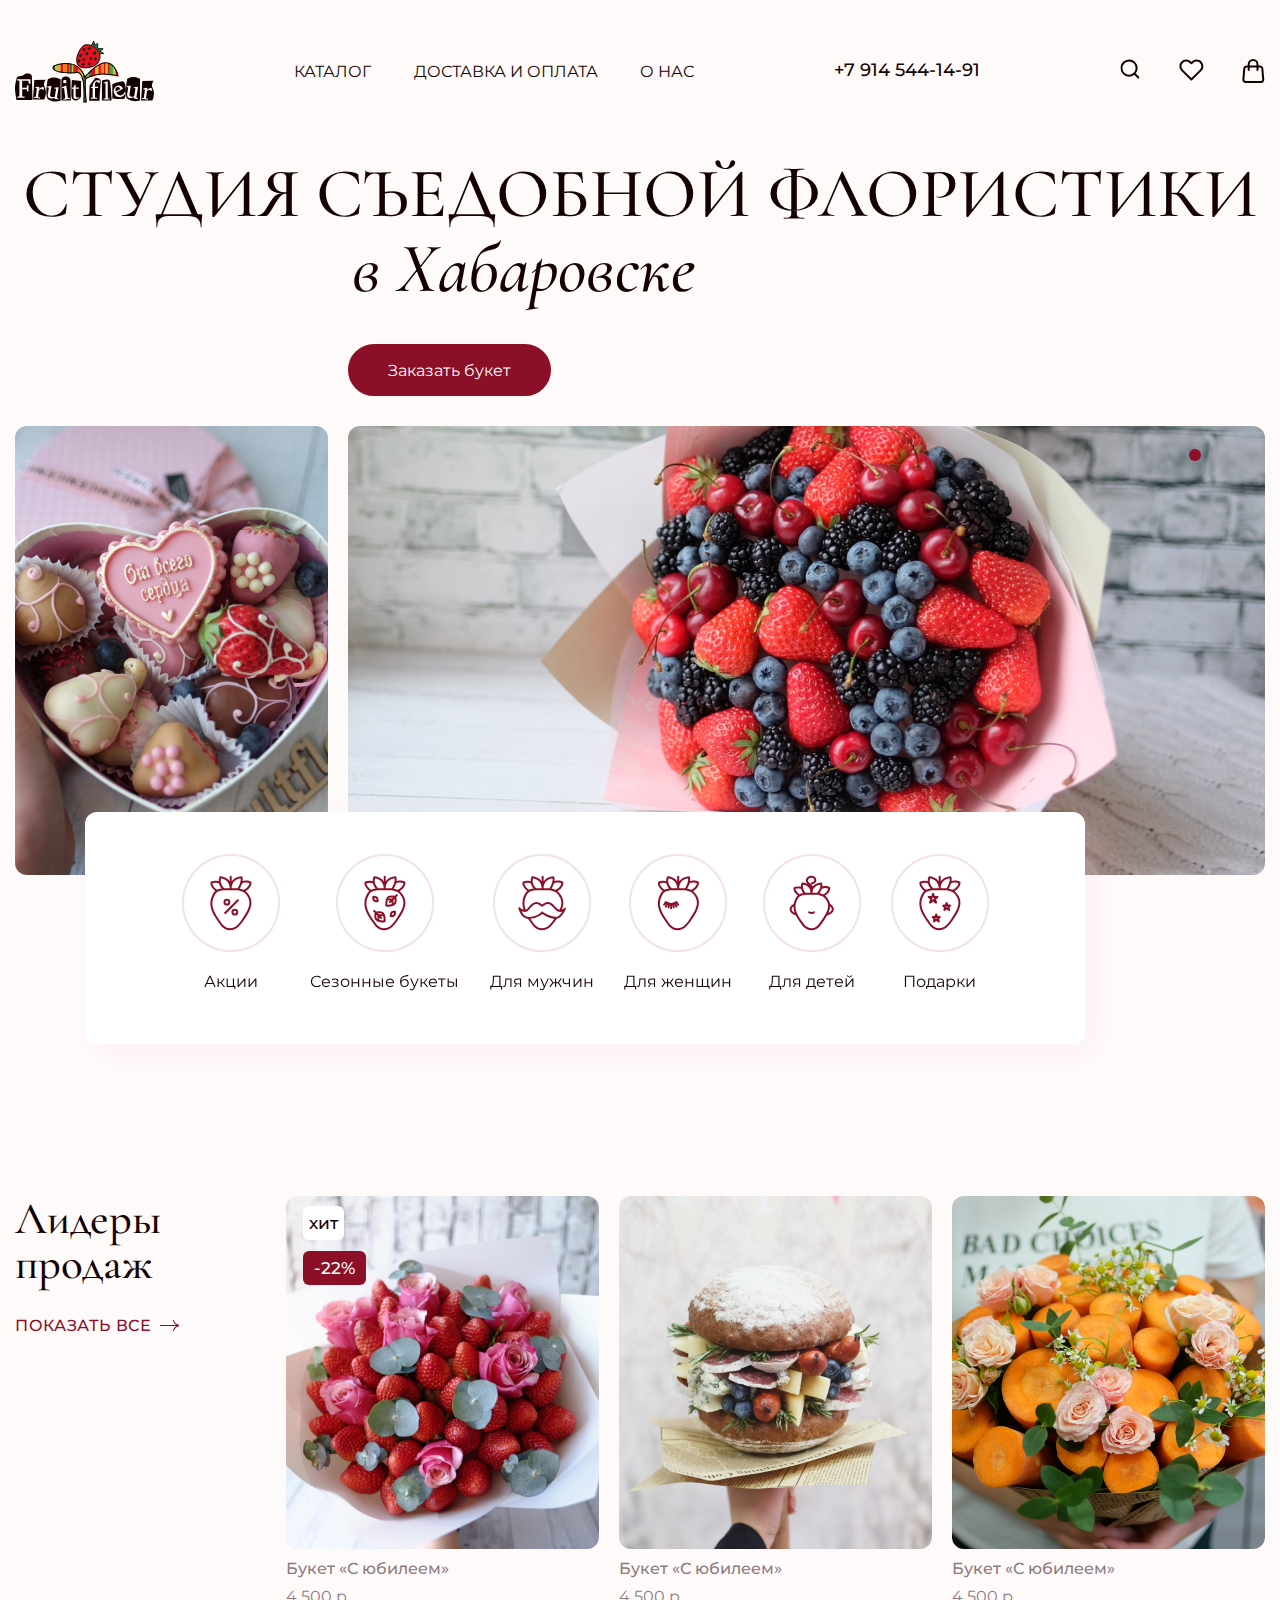
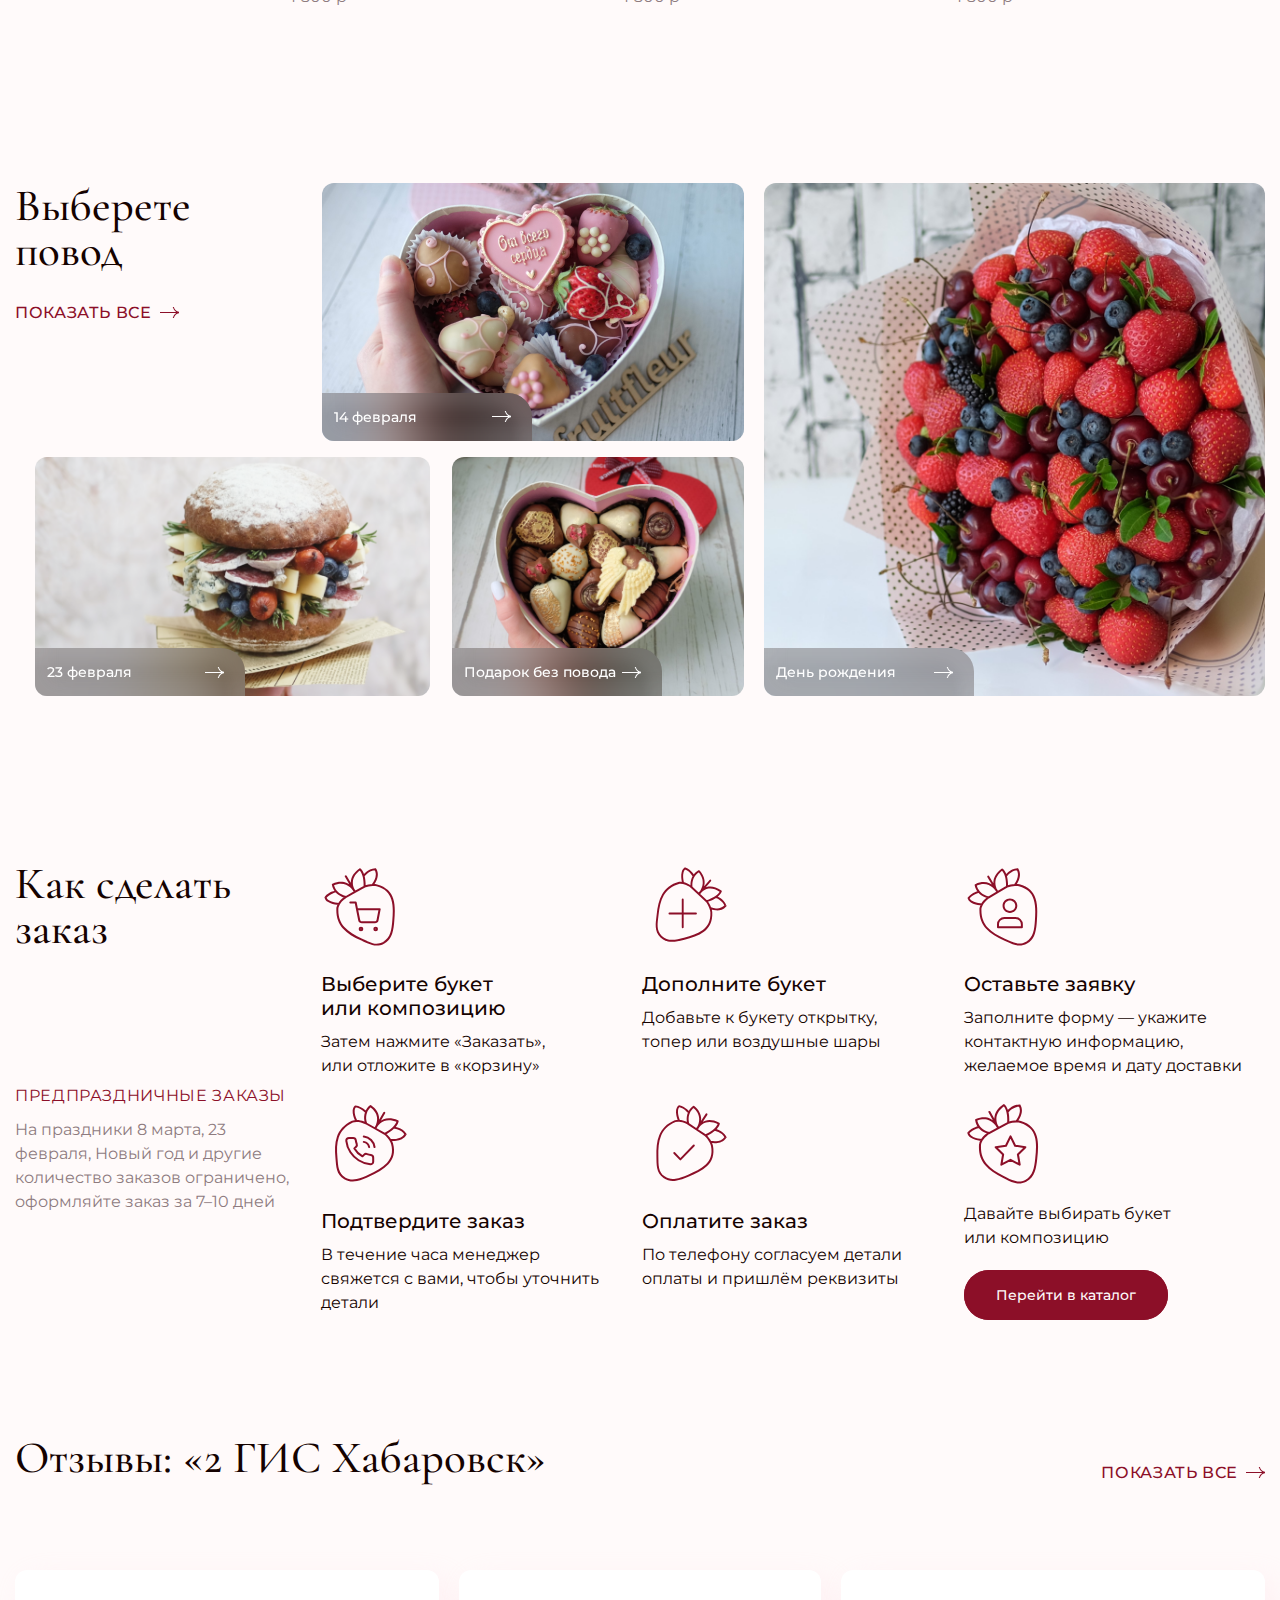
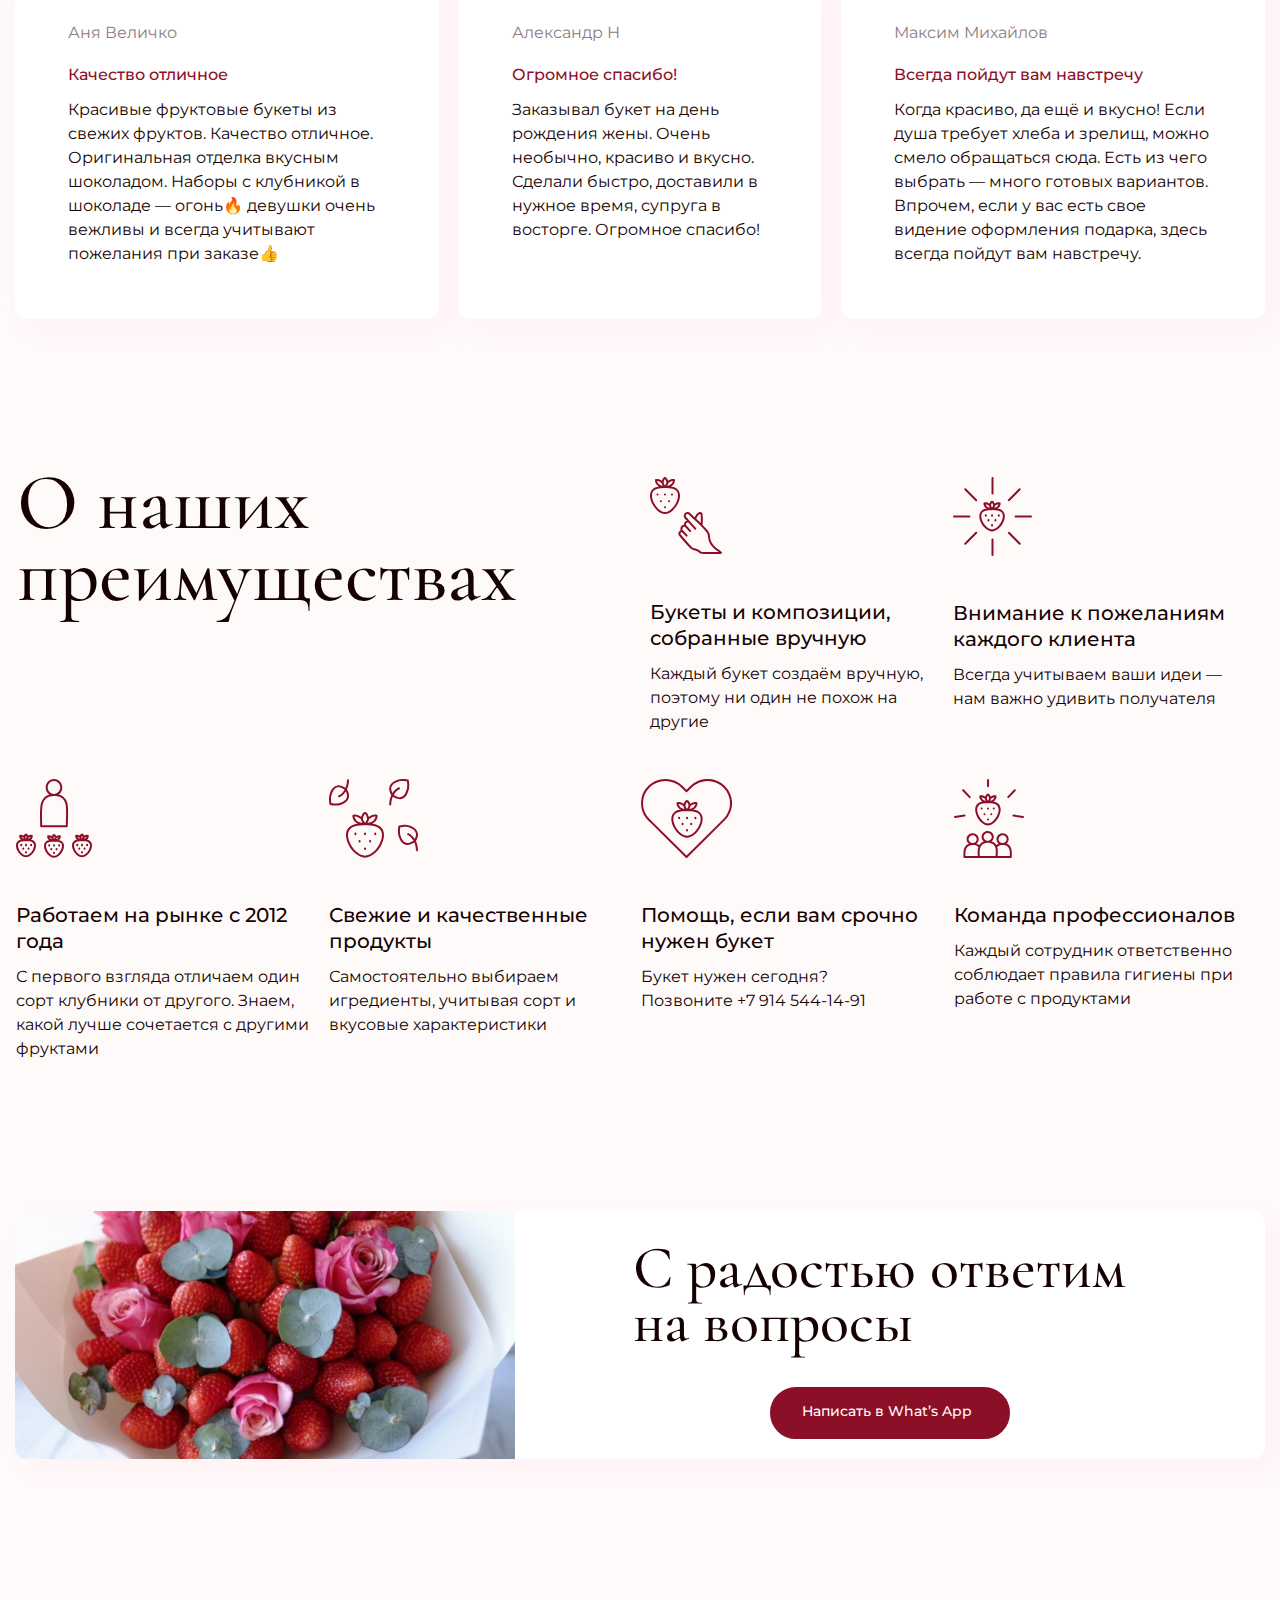
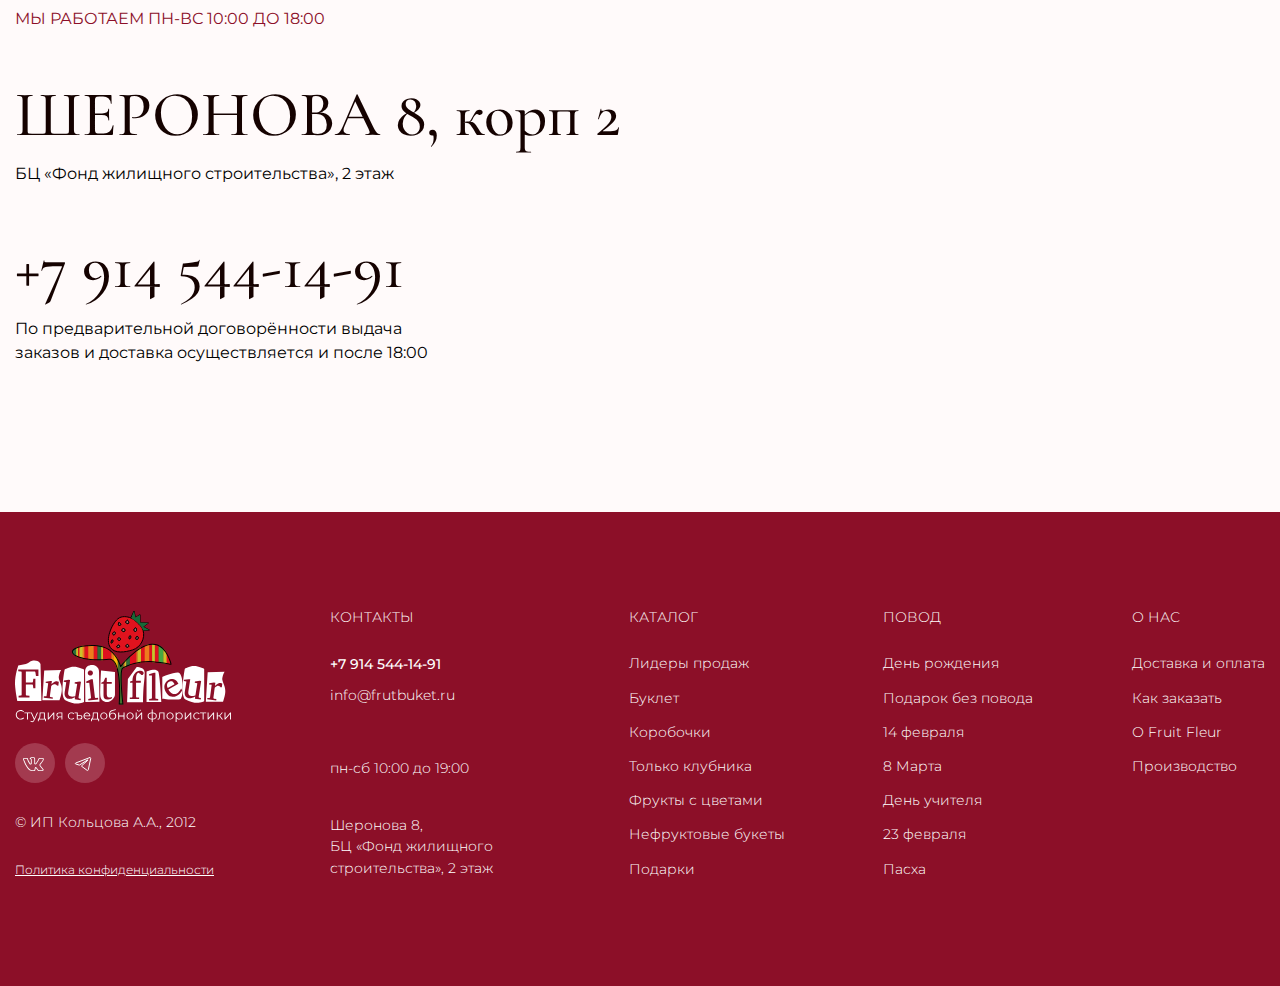
<file: index.html>
<!DOCTYPE html>
<html lang="ru">
<head>
    <meta charset="UTF-8">
    <meta http-equiv="X-UA-Compatible" content="IE=edge">
    <meta name="viewport" content="width=device-width, initial-scale=1.0">
    <link rel="preconnect" href="https://fonts.googleapis.com">
    <link rel="preconnect" href="https://fonts.gstatic.com" crossorigin>
    <link
        href="https://fonts.googleapis.com/css2?family=Cormorant+Garamond:ital,wght@0,500;1,500&family=Montserrat:wght@400;500&display=swap"
        rel="stylesheet">
    <link rel="stylesheet" href="https://unpkg.com/swiper@8/swiper-bundle.min.css" />
    <link rel="stylesheet" href="styles.css">
    <title>Fruit Fler</title>
</head>
<body>
    <!-- header -->
    <header class="header">
        <div class="container">
            <div class="header-wrapper">
                <div class="header__left-mobile">
                    <a class="menu__btn" data-path="form-popup">
                        <span></span>
                        <span></span>
                        <span></span>
                    </a>
                    <img class="logo-mobile" src="img/logo.svg" alt="logo">
                </div>
                <img class="logo" src="img/logo.svg" alt="logo">
                <ul class="menu-list">
                    <li class="menu-list__item"><a class="menu-list__link" href="./pages/catalogue/catalogue.html">Каталог</a></li>
                    <li class="menu-list__item"><a class="menu-list__link" href="#">Доставка и оплата</a></li>
                    <li class="menu-list__item"><a class="menu-list__link" href="#">О нас</a></li>
                </ul>

                <a class="phone" href="tel:+79145441491">+7 914 544-14-91</a>
                <div class="header-icons">
                    <a class="link-icon" href="#"><img class="header-icon" src="img/search.svg" alt="search"></a>
                    <a class="link-icon" href="#"><img class="header-icon" src="img/favorite.svg" alt="favorite"></a>
                    <a class="link-icon" href="#"><img class="header-icon" src="img/cart.svg" alt="cart"></a>
                </div>
            </div>
        </div>
    </header>
    <main class="main">
        <section class="main-section">
            <div class="container">
                <h1 class="main-section__title">Студия съедобной флористики</h1>
                <p class="main-section__text">в Хабаровске</p>
                <button class="btn">Заказать букет</button>
                <div class="slider-block">
                    <div class="slider-wrapper">
                        <img class="slider-block__static-img" src="img/slider_static_pict.png" alt="candies">
                        <div class="swiper">
                            <div class="swiper-wrapper">
                                <div class="swiper-slide"><img class="slider-img" src="img/slider_pict1.png"
                                        alt="picture"></div>
                                <div class="swiper-slide"><img class="slider-img" src="img/slider_pict2.png"
                                        alt="picture"></div>
                                <div class="swiper-slide"><img class="slider-img" src="img/slider_pict3.png"
                                        alt="picture"></div>
                            </div>

                        </div>
                        <div class="swiper-pagination"></div>
                    </div>
                    <div class="cathegories-block">
                        <ul class="cathegories-list">
                            <li class="cathegories-list__item">
                                <a href="#" class="cathegories-link">
                                    <div class="cathegories-link_icon sale-icon"></div>
                                    <p class="cathegories-title">Акции</p>
                                </a>
                            </li>
                            <li class="cathegories-list__item">
                                <a href="#" class="cathegories-link">
                                    <div class="cathegories-link_icon season-icon"></div>
                                    <p class="cathegories-title">Сезонные букеты</p>
                                </a>
                            </li>
                            <li class="cathegories-list__item">
                                <a href="#" class="cathegories-link">
                                    <div class="cathegories-link_icon for_men-icon"></div>
                                    <p class="cathegories-title">Для мужчин</p>
                                </a>
                            </li>
                            <li class="cathegories-list__item">
                                <a href="#" class="cathegories-link">
                                    <div class="cathegories-link_icon for_women-icon"></div>
                                    <p class="cathegories-title">Для женщин</p>
                                </a>
                            </li>
                            <li class="cathegories-list__item">
                                <a href="#" class="cathegories-link">
                                    <div class="cathegories-link_icon for_kids-icon"></div>
                                    <p class="cathegories-title">Для детей</p>
                                </a>
                            </li>
                            <li class="cathegories-list__item">
                                <a href="#" class="cathegories-link">
                                    <div class="cathegories-link_icon gifts-icon"></div>
                                    <p class="cathegories-title">Подарки</p>
                                </a>
                            </li>
                        </ul>
                    </div>

                </div>
                <div class="cathegories-block--mobile">
                    <ul class="cathegories-list">
                        <li class="cathegories-list__item">
                            <a href="#" class="cathegories-link">
                                <div class="cathegories-link_icon sale-icon"></div>
                                <p class="cathegories-title">Акции</p>
                            </a>
                        </li>
                        <li class="cathegories-list__item">
                            <a href="#" class="cathegories-link">
                                <div class="cathegories-link_icon season-icon"></div>
                                <p class="cathegories-title">Сезонные букеты</p>
                            </a>
                        </li>
                        <li class="cathegories-list__item">
                            <a href="#" class="cathegories-link">
                                <div class="cathegories-link_icon for_men-icon"></div>
                                <p class="cathegories-title">Для мужчин</p>
                            </a>
                        </li>
                        <li class="cathegories-list__item">
                            <a href="#" class="cathegories-link">
                                <div class="cathegories-link_icon for_women-icon"></div>
                                <p class="cathegories-title">Для женщин</p>
                            </a>
                        </li>
                        <li class="cathegories-list__item">
                            <a href="#" class="cathegories-link">
                                <div class="cathegories-link_icon for_kids-icon"></div>
                                <p class="cathegories-title">Для детей</p>
                            </a>
                        </li>
                        <li class="cathegories-list__item">
                            <a href="#" class="cathegories-link">
                                <div class="cathegories-link_icon gifts-icon"></div>
                                <p class="cathegories-title">Подарки</p>
                            </a>
                        </li>
                    </ul>
                </div>
            </div>
        </section>
        <section class="leaders-section">
            <div class="container">
                <div class="leaders-wrapper">
                    <div class="leaders__text-block">
                        <h2 class="leaders-title">Лидеры продаж</h2>
                        <a class="leaders-title__link" href="#">Показать все</a>
                    </div>
                    <div class="leader__items-block">
                        <a class="leaders-item" href="#">
                            <div class="leaders__img-block">
                                <img class="leaders-img" src="img/leaders01.png" alt="picture">
                                <p class="leaders__best">хит</p>
                                <p class="leaders__discount">-22%</p>
                            </div>
                            <h3 class="leaders-item__title">Букет «С юбилеем»</h3>
                            <p class="leaders-item__price">4 500 p</p>
                        </a>
                        <a class="leaders-item" href="#">
                            <div class="leaders__img-block">
                                <img class="leaders-img" src="img/leaders02.png" alt="picture">
                            </div>
                            <h3 class="leaders-item__title">Букет «С юбилеем»</h3>
                            <p class="leaders-item__price">4 500 p</p>
                        </a>
                        <a class="leaders-item" href="#">
                            <div class="leaders__img-block">
                                <img class="leaders-img" src="img/leaders03.png" alt="picture">
                            </div>
                            <h3 class="leaders-item__title">Букет «С юбилеем»</h3>
                            <p class="leaders-item__price">4 500 p</p>
                        </a>
                    </div>
                </div>
            </div>
        </section>
        <section class="reason-section">
            <div class="container">
                <div class="reason-wrapper">
                    <div class="reason__left-block">
                        <div class="reason__left-up">
                            <div class="reason__text-block">
                                <h2 class="reason-title">Выберете повод</h2>
                                <a class="reason-title__link" href="#">Показать все</a>
                            </div>
                            <a class="reason__img-block reason__img-block--left-up" href="#">
                                <img class="reason-img" src="img/reason14feb.png" alt="picture">
                                <p class="reason-block__text">14 февраля</p>
                            </a>
                        </div>
                        <div class="reason__left-down">
                            <a class="reason__img-block" href="#">
                                <img class="reason-img" src="img/reason23feb.png" alt="picture">
                                <p class="reason-block__text">23 февраля</p>
                            </a>
                            <a class="reason__img-block reason__img-block--down-right" href="#">
                                <img class="reason-img" src="img/reason-without.png" alt="picture">
                                <p class="reason-block__text">Подарок без повода</p>
                            </a>
                        </div>
                    </div>
                    <a class="reason__img-block" href="#">
                        <img class="reason-img reason-img--bd" src="img/reason-birthday.png" alt="picture">
                        <p class="reason-block__text">День рождения</p>
                    </a>
                </div>
            </div>
        </section>
        <section class="order-section">
            <div class="container">
                <div class="order-wrapper">
                    <div class="order__text-block">
                        <h2 class="order-title">Как сделать заказ</h2>
                        <span class="order-celebrate">Предпраздничные заказы</span>
                        <p class="order-text">На праздники 8 марта, 23 февраля, Новый год и другие количество заказов
                            ограничено, оформляйте заказ за 7–10 дней</p>
                    </div>
                    <div class="order__path-block">
                        <img class="way" src="img/way.svg" alt="way">
                        <div class="order__berries-block">
                            <div class="order-item">
                                <img class="order-img" src="img/berrie-cart.svg" alt="berrie">
                                <div class="order-item__text-block">
                                    <h3 class="order-item__title">Выберите букет или композицию</h3>
                                    <p class="order-item__text">Затем нажмите «Заказать», или отложите в «корзину»</p>
                                </div>
                            </div>
                            <div class="order-item order-item--plus">
                                <img class="order-img" src="img/berrie-plus.svg" alt="berrie">
                                <div class="order-item__text-block">
                                    <h3 class="order-item__title">Дополните букет</h3>
                                    <p class="order-item__text">Добавьте к букету открытку, топер или воздушные шары</p>
                                </div>
                            </div>
                            <div class="order-item order-item--human">
                                <img class="order-img" src="img/berrie-human.svg" alt="berrie">
                                <div class="order-item__text-block">
                                    <h3 class="order-item__title">Оставьте заявку</h3>
                                    <p class="order-item__text">Заполните форму — укажите контактную информацию,
                                        желаемое время и дату доставки</p>
                                </div>
                            </div>
                            <div class="order-item order-item--phone">
                                <img class="order-img" src="img/berrie-phone.svg" alt="berrie">
                                <div class="order-item__text-block">
                                    <h3 class="order-item__title">Подтвердите заказ</h3>
                                    <p class="order-item__text">В течение часа менеджер свяжется с вами, чтобы уточнить
                                        детали</p>
                                </div>
                            </div>
                            <div class="order-item order-item--complete">
                                <img class="order-img" src="img/berrie-complete.svg" alt="berrie">
                                <div class="order-item__text-block">
                                    <h3 class="order-item__title">Оплатите заказ</h3>
                                    <p class="order-item__text">По телефону согласуем детали оплаты и пришлём реквизиты
                                    </p>
                                </div>
                            </div>
                            <div class="order-item order-item--star">
                                <img class="order-img order-img--star" src="img/berrie-star.svg" alt="berrie">
                                <div class="order-item__text-block">
                                    <p class="order-item__text order-item__text--star">Давайте выбирать букет
                                        или композицию</p>
                                    <a class="btn btn--order" href="#">Перейти в каталог</a>
                                </div>
                            </div>
                        </div>
                    </div>
                </div>
            </div>
        </section>
        <!-- feedback-section -->
        <section class="feedback-section">
            <div class="container">
                <div class="feedback__title-wrapper">
                    <h2 class="feedback-title">Отзывы: «2 ГИС Хабаровск»</h2>
                    <a class="feedback-title__link" href="#">Показать все</a>
                </div>
                <div class="feedback-block">
                    <div class="feedback-item">
                        <span class="feedback-name">Аня Величко</span>
                        <h4 class="feedback-phrase">Качество отличное</h4>
                        <p class="feedback-text">Красивые фруктовые букеты из свежих фруктов. Качество отличное.
                            Оригинальная отделка вкусным шоколадом. Наборы с клубникой в шоколаде — огонь🔥 девушки
                            очень вежливы и всегда учитывают пожелания при заказе👍</p>
                    </div>
                    <div class="feedback-item">
                        <span class="feedback-name">Александр Н</span>
                        <h4 class="feedback-phrase">Огромное спасибо!</h4>
                        <p class="feedback-text">Заказывал букет на день рождения жены. Очень необычно, красиво и
                            вкусно. Сделали быстро, доставили в нужное время, супруга в восторге. Огромное спасибо!</p>
                    </div>
                    <div class="feedback-item">
                        <span class="feedback-name">Максим Михайлов</span>
                        <h4 class="feedback-phrase">Всегда пойдут вам навстречу</h4>
                        <p class="feedback-text">Когда красиво, да ещё и вкусно! Если душа требует хлеба и зрелищ, можно
                            смело обращаться сюда. Есть из чего выбрать — много готовых вариантов. Впрочем, если у вас
                            есть свое видение оформления подарка, здесь всегда пойдут вам навстречу.</p>
                    </div>
                </div>
            </div>
        </section>
        <!-- advantages -->
        <section class="advantage-section">
            <div class="container">
                <div class="advantage-wrapper">
                    <h2 class="advantage-title">О наших преимуществах</h2>
                    <div class="advantage-item">
                        <img class="advantage-img" src="img/adv-hand.svg" alt="picture">
                        <h3 class="advantage-item__title">Букеты и композиции, собранные вручную</h3>
                        <p class="advantage-item__text">Каждый букет создаём вручную, поэтому ни один не похож на другие
                        </p>
                    </div>
                    <div class="advantage-item">
                        <img class="advantage-img" src="img/adv-warn.svg" alt="picture">
                        <h3 class="advantage-item__title">Внимание к пожеланиям каждого клиента</h3>
                        <p class="advantage-item__text">Всегда учитываем ваши идеи — нам важно удивить получателя</p>
                    </div>
                    <div class="advantage-item">
                        <img class="advantage-img" src="img/adv-2012.svg" alt="picture">
                        <h3 class="advantage-item__title">Работаем на рынке с 2012 года</h3>
                        <p class="advantage-item__text">С первого взгляда отличаем один сорт клубники от другого. Знаем,
                            какой лучше сочетается с другими фруктами</p>
                    </div>
                    <div class="advantage-item">
                        <img class="advantage-img" src="img/adv-fresh.svg" alt="picture">
                        <h3 class="advantage-item__title">Свежие и качественные продукты</h3>
                        <p class="advantage-item__text">Самостоятельно выбираем игредиенты, учитывая сорт и вкусовые
                            характеристики</p>
                    </div>
                    <div class="advantage-item">
                        <img class="advantage-img" src="img/adv-urgent.svg" alt="picture">
                        <h3 class="advantage-item__title">Помощь, если вам срочно нужен букет</h3>
                        <p class="advantage-item__text">Букет нужен сегодня?<br>Позвоните +7 914 544-14-91</p>
                    </div>
                    <div class="advantage-item">
                        <img class="advantage-img" src="img/adv-prof.svg" alt="picture">
                        <h3 class="advantage-item__title">Команда профессионалов</h3>
                        <p class="advantage-item__text">Каждый сотрудник ответственно соблюдает правила гигиены при
                            работе с продуктами</p>
                    </div>
                </div>
            </div>
        </section>
        <section class="question-section">
            <div class="container">
                <div class="question-wrapper">
                    <img class="question-img" src="img/question-pict.png" alt="picture">
                    <div class="question__right">
                        <h2 class="question-title">С радостью ответим на вопросы</h2>
                        <a class="btn btn--whatsup" href="#">Написать в What’s App</a>
                    </div>

                </div>
            </div>
        </section>
        <section class="contact-section">
            <div class="container">
                <div class="contact-wrapper">
                    <div class="contact__text-block">
                        <span class="work-hours">МЫ РАБОТАЕМ ПН-ВС 10:00 ДО 18:00</span>
                        <p class="contact-addres">ШЕРОНОВА 8, корп 2</p>
                        <p class="building">БЦ «Фонд жилищного строительства», 2 этаж</p>
                        <a class="contact-phone" href="tel:+79145441491">+7 914 544-14-91</a>
                        <p class="contact-descr">По предварительной договорённости выдача заказов и доставка
                            осуществляется и после 18:00</p>
                    </div>
                    <div class="map" id="map"></div>
                </div>
            </div>
        </section>
    </main>
    <!-- footer -->
    <footer class="footer">
        <div class="container">
            <div class="footer-wrapper">
                <div class="footer-block footer-block--logo">
                    <img class="footer-img" src="img/logo-footer.svg" alt="logo">
                    <div class="footer__social-block">
                        <a class="social-link" href="https://vk.com/fruit_fleur" target="_blank">
                            <img class="vk-img" src="img/vk-icon.svg" alt="vk">
                        </a>
                        <a class="social-link" href="https://t.me/fruitfleur" target="_blank">
                            <img class="vk-img" src="img/tg-icon.svg" alt="telegram" >
                        </a>
                    </div>
                    <p class="footer-text footer-text--owner">© ИП Кольцова А.А., 2012</p>
                    <a class="policy" href="#">Политика конфиденциальности</a>
                </div>
                <div class="footer-block footer-block--contacts">
                    <h3 class="footer-title">Контакты</h3>
                    <a class="phone phone--footer" href="tel:+79145441491">+7 914 544-14-91</a>
                    <a class="footer-text footer-text--mail" href="mailto:info@frutbuket.ru">info@frutbuket.ru</a>
                    <p class="footer-text footer-text--schedule">пн-сб 10:00 до 19:00</p>
                    <p class="footer-text footer-text--address">Шеронова 8,<br> БЦ «Фонд жилищного строительства», 2
                        этаж</p>
                </div>
                <div class="footer-block">
                    <h3 class="footer-title">Каталог</h3>
                    <ul class="footer-block__list">
                        <li class="footer-block__item">
                            <a class="footer-block__link" href="#">Лидеры продаж</a>
                        </li>
                        <li class="footer-block__item">
                            <a class="footer-block__link" href="#">Буклет</a>
                        </li>
                        <li class="footer-block__item">
                            <a class="footer-block__link" href="#">Коробочки</a>
                        </li>
                        <li class="footer-block__item">
                            <a class="footer-block__link" href="#">Только клубника</a>
                        </li>
                        <li class="footer-block__item">
                            <a class="footer-block__link" href="#">Фрукты с цветами</a>
                        </li>
                        <li class="footer-block__item">
                            <a class="footer-block__link" href="#">Нефруктовые букеты</a>
                        </li>
                        <li class="footer-block__item">
                            <a class="footer-block__link" href="#">Подарки</a>
                        </li>
                    </ul>
                </div>
                <div class="footer-block">
                    <h3 class="footer-title">Повод</h3>
                    <ul class="footer-block__list">
                        <li class="footer-block__item">
                            <a class="footer-block__link" href="#">День рождения</a>
                        </li>
                        <li class="footer-block__item">
                            <a class="footer-block__link" href="#">Подарок без повода</a>
                        </li>
                        <li class="footer-block__item">
                            <a class="footer-block__link" href="#">14 февраля</a>
                        </li>
                        <li class="footer-block__item">
                            <a class="footer-block__link" href="#">8 Марта</a>
                        </li>
                        <li class="footer-block__item">
                            <a class="footer-block__link" href="#">День учителя</a>
                        </li>
                        <li class="footer-block__item">
                            <a class="footer-block__link" href="#">23 февраля</a>
                        </li>
                        <li class="footer-block__item">
                            <a class="footer-block__link" href="#">Пасха</a>
                        </li>
                    </ul>
                </div>
                <div class="footer-block">
                    <h3 class="footer-title">О нас</h3>
                    <ul class="footer-block__list">
                        <li class="footer-block__item">
                            <a class="footer-block__link" href="#">Доставка и оплата</a>
                        </li>
                        <li class="footer-block__item">
                            <a class="footer-block__link" href="#">Как заказать</a>
                        </li>
                        <li class="footer-block__item">
                            <a class="footer-block__link" href="#">О Fruit Fleur</a>
                        </li>
                        <li class="footer-block__item">
                            <a class="footer-block__link" href="#">Производство</a>
                        </li>
                    </ul>
                </div>

            </div>
            <div class="footer-mobile">
                <a class="phone phone--footer" href="tel:+79145441491">+7 914 544-14-91</a>
                <a class="footer-text footer-text--mail" href="mailto:info@frutbuket.ru">info@frutbuket.ru</a>
                <p class="footer-text footer-text--schedule">пн-сб 10:00 до 19:00</p>
                <p class="footer-text footer-text--address">Шеронова 8,<br> БЦ «Фонд жилищного строительства», <br> 2
                    этаж</p>
                <p class="footer-text footer-text--mobile">© ИП Кольцова А.А., 2012</p>
                <a class="policy--mobile" href="#">Политика конфиденциальности</a>
                <div class="footer__social-mobile">
                    <a class="social-link" href="https://vk.com/fruit_fleur" target="_blank">
                        <img class="vk-img" src="img/vk-icon.svg" alt="vk">
                    </a>
                    <a class="social-link" href="https://t.me/fruitfleur" target="_blank">
                        <img class="vk-img" src="img/tg-icon.svg" alt="telegram" >
                    </a>
                </div>
            </div>
        </div>
    </footer>
    <div class="modals">
        <div class="modal-overlay">
            <div class="modal" data-target="form-popup">
                <button class="close__icon"></button>
                <ul class="modal__list">
                    <li class="modal__item"><a class="modal__link" href="#">Каталог</a></li>
                    <li class="modal__item"><a class="modal__link" href="#">Доставка и оплата</a></li>
                    <li class="modal__item"><a class="modal__link" href="#">О нас</a></li>
                </ul>
                <a class="phone-modal" href="tel:+79145441491">+7 914 544-14-91</a>
                <p class="modal-text">пн-сб 10:00 до 19:00</p>
                <p class="modal-text">Шеронова 8,<br> БЦ «Фонд жилищного строительства», <br> 2
                    этаж</p>
                <div class="modal-social">
                    <a class="modal-social__link" href="https://t.me/fruitfleur"  target="_blank">
                        <img class="modal-icon" src="img/modal_tg_icon.svg" alt="modal-tg">
                    </a>
                    <a class="modal-social__link" href="https://vk.com/fruit_fleur" target="_blank">
                        <img class="modal-icon" src="img/modal-vk-icon.svg" alt="modal-vk" >
                    </a>
                    <a class="modal-social__link" href="https://www.instagram.com/fruit_fleur/" target="_blank">
                        <img class="modal-icon" src="img/modal-ig-icon.svg" alt="modal-instagram" >
                    </a>
                </div>    
            </div>
        </div>
    </div>
    <script src="https://unpkg.com/swiper@8/swiper-bundle.min.js"></script>
    <script src="https://api-maps.yandex.ru/2.1/?apikey=93906de1-e197-4d78-9d3a-d73ceec7b0c5&lang=ru_RU">
    </script>
    <script src="main.js"></script>
</body>

</html>
</file>
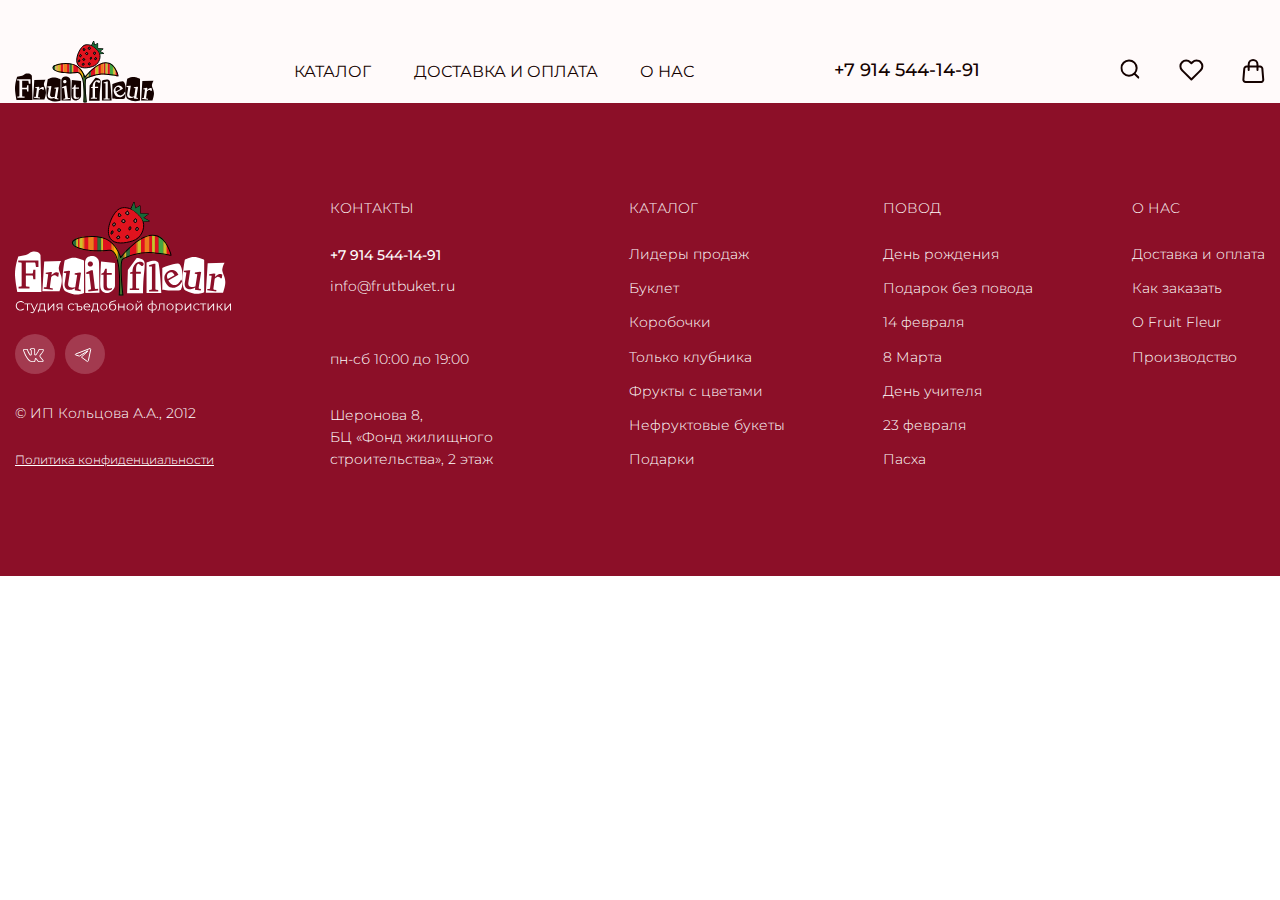
<file: pages/catalogue/catalogue.html>
<!DOCTYPE html>
<html lang="ru">
<head>
    <meta charset="UTF-8">
    <meta http-equiv="X-UA-Compatible" content="IE=edge">
    <meta name="viewport" content="width=device-width, initial-scale=1.0">
    <link rel="preconnect" href="https://fonts.googleapis.com">
    <link rel="preconnect" href="https://fonts.gstatic.com" crossorigin>
    <link
        href="https://fonts.googleapis.com/css2?family=Cormorant+Garamond:ital,wght@0,500;1,500&family=Montserrat:wght@400;500&display=swap"
        rel="stylesheet">
    <link rel="stylesheet" href="../../pages/catalogue/catalogue.css">
    <title>Fruit Fler</title>
</head>
<body>
    <header class="header">
        <div class="container">
            <div class="header-wrapper">
                <div class="header__left-mobile">
                    <a class="menu__btn" data-path="form-popup">
                        <span></span>
                        <span></span>
                        <span></span>
                    </a>
                    <img class="logo-mobile" src="../../img/logo.svg" alt="logo">
                </div>
                <img class="logo" src="../../img/logo.svg" alt="logo">
                <ul class="menu-list">
                    <li class="menu-list__item"><a class="menu-list__link" href="#">Каталог</a></li>
                    <li class="menu-list__item"><a class="menu-list__link" href="#">Доставка и оплата</a></li>
                    <li class="menu-list__item"><a class="menu-list__link" href="#">О нас</a></li>
                </ul>

                <a class="phone" href="tel:+79145441491">+7 914 544-14-91</a>
                <div class="header-icons">
                    <a class="link-icon" href="#"><img class="header-icon" src="../../img/search.svg" alt="search"></a>
                    <a class="link-icon" href="#"><img class="header-icon" src="../../img/favorite.svg" alt="favorite"></a>
                    <a class="link-icon" href="#"><img class="header-icon" src="../../img/cart.svg" alt="cart"></a>
                </div>
            </div>
        </div>
    </header>
    <main class="main">
     
    </main>
    <footer class="footer">
        <div class="container">
            <div class="footer-wrapper">
                <div class="footer-block footer-block--logo">
                    <img class="footer-img" src="../../img/logo-footer.svg" alt="logo">
                    <div class="footer__social-block">
                        <a class="social-link" href="https://vk.com/fruit_fleur" target="_blank">
                            <img class="vk-img" src="../../img/vk-icon.svg" alt="vk">
                        </a>
                        <a class="social-link" href="https://t.me/fruitfleur" target="_blank">
                            <img class="vk-img" src="../../img/tg-icon.svg" alt="telegram" >
                        </a>
                    </div>
                    <p class="footer-text footer-text--owner">© ИП Кольцова А.А., 2012</p>
                    <a class="policy" href="#">Политика конфиденциальности</a>
                </div>
                <div class="footer-block footer-block--contacts">
                    <h3 class="footer-title">Контакты</h3>
                    <a class="phone phone--footer" href="tel:+79145441491">+7 914 544-14-91</a>
                    <a class="footer-text footer-text--mail" href="mailto:info@frutbuket.ru">info@frutbuket.ru</a>
                    <p class="footer-text footer-text--schedule">пн-сб 10:00 до 19:00</p>
                    <p class="footer-text footer-text--address">Шеронова 8,<br> БЦ «Фонд жилищного строительства», 2
                        этаж</p>
                </div>
                <div class="footer-block">
                    <h3 class="footer-title">Каталог</h3>
                    <ul class="footer-block__list">
                        <li class="footer-block__item">
                            <a class="footer-block__link" href="#">Лидеры продаж</a>
                        </li>
                        <li class="footer-block__item">
                            <a class="footer-block__link" href="#">Буклет</a>
                        </li>
                        <li class="footer-block__item">
                            <a class="footer-block__link" href="#">Коробочки</a>
                        </li>
                        <li class="footer-block__item">
                            <a class="footer-block__link" href="#">Только клубника</a>
                        </li>
                        <li class="footer-block__item">
                            <a class="footer-block__link" href="#">Фрукты с цветами</a>
                        </li>
                        <li class="footer-block__item">
                            <a class="footer-block__link" href="#">Нефруктовые букеты</a>
                        </li>
                        <li class="footer-block__item">
                            <a class="footer-block__link" href="#">Подарки</a>
                        </li>
                    </ul>
                </div>
                <div class="footer-block">
                    <h3 class="footer-title">Повод</h3>
                    <ul class="footer-block__list">
                        <li class="footer-block__item">
                            <a class="footer-block__link" href="#">День рождения</a>
                        </li>
                        <li class="footer-block__item">
                            <a class="footer-block__link" href="#">Подарок без повода</a>
                        </li>
                        <li class="footer-block__item">
                            <a class="footer-block__link" href="#">14 февраля</a>
                        </li>
                        <li class="footer-block__item">
                            <a class="footer-block__link" href="#">8 Марта</a>
                        </li>
                        <li class="footer-block__item">
                            <a class="footer-block__link" href="#">День учителя</a>
                        </li>
                        <li class="footer-block__item">
                            <a class="footer-block__link" href="#">23 февраля</a>
                        </li>
                        <li class="footer-block__item">
                            <a class="footer-block__link" href="#">Пасха</a>
                        </li>
                    </ul>
                </div>
                <div class="footer-block">
                    <h3 class="footer-title">О нас</h3>
                    <ul class="footer-block__list">
                        <li class="footer-block__item">
                            <a class="footer-block__link" href="#">Доставка и оплата</a>
                        </li>
                        <li class="footer-block__item">
                            <a class="footer-block__link" href="#">Как заказать</a>
                        </li>
                        <li class="footer-block__item">
                            <a class="footer-block__link" href="#">О Fruit Fleur</a>
                        </li>
                        <li class="footer-block__item">
                            <a class="footer-block__link" href="#">Производство</a>
                        </li>
                    </ul>
                </div>

            </div>
            <div class="footer-mobile">
                <a class="phone phone--footer" href="tel:+79145441491">+7 914 544-14-91</a>
                <a class="footer-text footer-text--mail" href="mailto:info@frutbuket.ru">info@frutbuket.ru</a>
                <p class="footer-text footer-text--schedule">пн-сб 10:00 до 19:00</p>
                <p class="footer-text footer-text--address">Шеронова 8,<br> БЦ «Фонд жилищного строительства», <br> 2
                    этаж</p>
                <p class="footer-text footer-text--mobile">© ИП Кольцова А.А., 2012</p>
                <a class="policy--mobile" href="#">Политика конфиденциальности</a>
                <div class="footer__social-mobile">
                    <a class="social-link" href="https://vk.com/fruit_fleur" target="_blank">
                        <img class="vk-img" src="../../img/vk-icon.svg" alt="vk">
                    </a>
                    <a class="social-link" href="https://t.me/fruitfleur" target="_blank">
                        <img class="vk-img" src="../../img/tg-icon.svg" alt="telegram" >
                    </a>
                </div>
            </div>
        </div>
    </footer>
    <div class="modals">
        <div class="modal-overlay">
            <div class="modal" data-target="form-popup">
                <button class="close__icon"></button>
                <ul class="modal__list">
                    <li class="modal__item"><a class="modal__link" href="#">Каталог</a></li>
                    <li class="modal__item"><a class="modal__link" href="#">Доставка и оплата</a></li>
                    <li class="modal__item"><a class="modal__link" href="#">О нас</a></li>
                </ul>
                <a class="phone-modal" href="tel:+79145441491">+7 914 544-14-91</a>
                <p class="modal-text">пн-сб 10:00 до 19:00</p>
                <p class="modal-text">Шеронова 8,<br> БЦ «Фонд жилищного строительства», <br> 2
                    этаж</p>
                <div class="modal-social">
                    <a class="modal-social__link" href="https://t.me/fruitfleur"  target="_blank">
                        <img class="modal-icon" src="../../img/modal_tg_icon.svg" alt="modal-tg">
                    </a>
                    <a class="modal-social__link" href="https://vk.com/fruit_fleur" target="_blank">
                        <img class="modal-icon" src="../../img/modal-vk-icon.svg" alt="modal-vk" >
                    </a>
                    <a class="modal-social__link" href="https://www.instagram.com/fruit_fleur/" target="_blank">
                        <img class="modal-icon" src="../../img/modal-ig-icon.svg" alt="modal-instagram" >
                    </a>
                </div>    
            </div>
        </div>
    </div>
    <script src="https://unpkg.com/swiper@8/swiper-bundle.min.js"></script>
    <script src="https://api-maps.yandex.ru/2.1/?apikey=93906de1-e197-4d78-9d3a-d73ceec7b0c5&lang=ru_RU">
    </script>
    <script src="../../main.js"></script>
</body>

</html>
</file>
<file: styles.css>
@import url('./styles/reset.css');
@import url('./styles/header.css');
@import url('./styles/main.css');
@import url('./styles/footer.css');
@import url('./styles/modal.css');
@import url('./styles/media.css');
</file>
<file: pages/catalogue/catalogue.css>
@import url('../../styles/reset.css');
@import url('../../styles/header.css');
@import url('../../styles/footer.css');
@import url('../../styles/modal.css');
@import url('../../styles/media.css');
</file>
